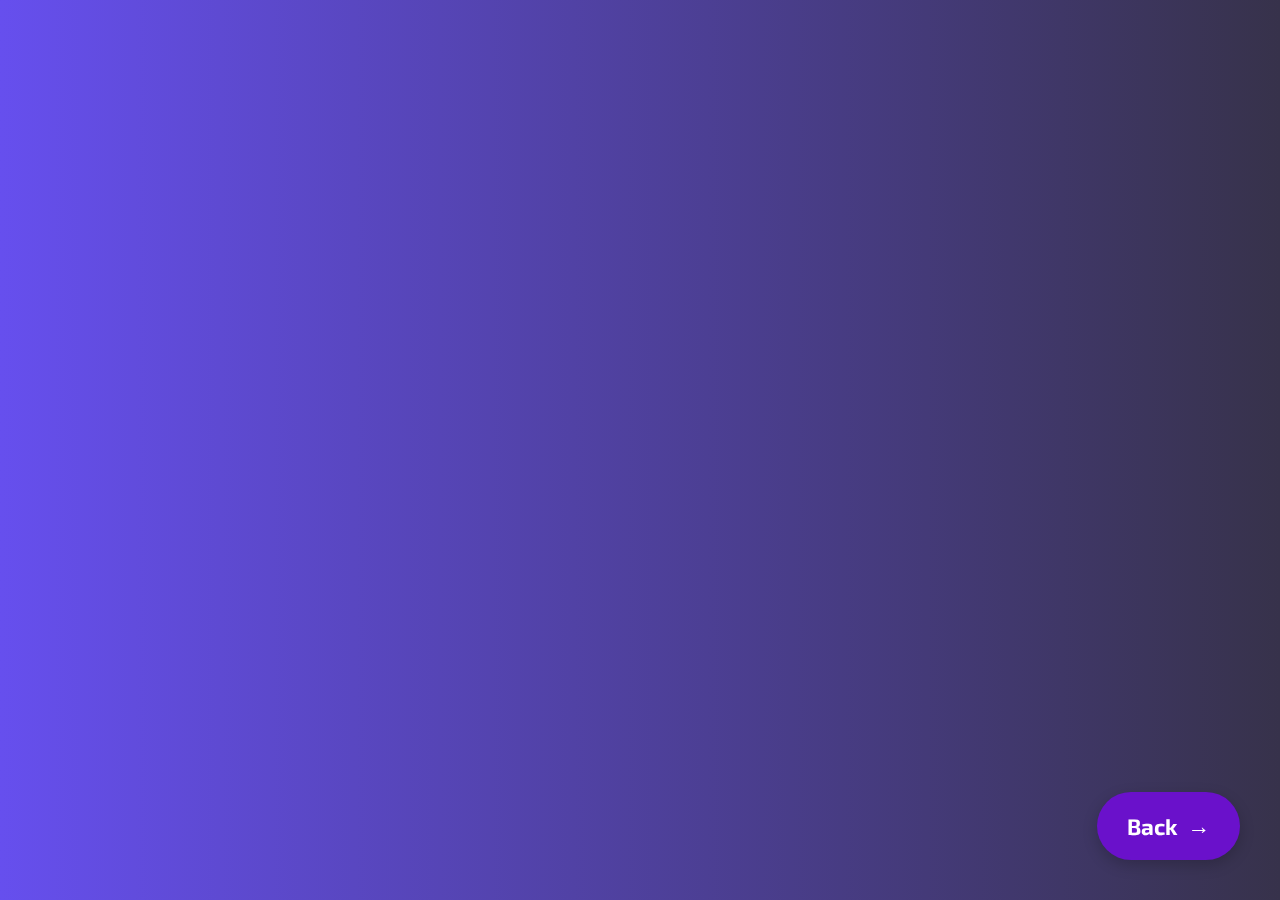
<file: About/index.html>
<!DOCTYPE html>
<html lang="id">
<head>
    <meta charset="UTF-8">
    <meta name="viewport" content="width=device-width, initial-scale=1.0">
    <meta http-equiv="X-UA-Compatible" content="ie=edge">
    <title>About Me</title>
    <link rel="stylesheet" href="style.css">
</head>
<body>
    <div class="container">
        <div class="card">
            <div class="about-section">
                <h1>About Me</h1>
                <p>
                    Hello! I am a web developer and UI/UX design enthusiast. With a passion for technology, I always try to provide innovative solutions in every project I work on.
                </p>
            </div>

            <div class="content">
                <div class="profile">
                    <h2>Zawindra Rafif</h2>
                    <p>I have learning experience in website development using HTML, CSS, as well as creating Web UI/UX design.</p>
                </div>

                <div class="skills">
                    <h2>Skill</h2>
                    <ul>
                        <li>Web Development</li>
                        <li>UI/UX Design</li>
                        <li>Adobe</li>
                        <li>Front-end developer</li>
                        <li>Multimedia</li>
                    </ul>
                </div>

                <div class="contact">
                    <h2>My Contacts</h2>
                    <p>Email: email@zawindra.com</p>
                    <p>LinkedIn: linkedin.com/zawindra</p>
                    <p>Github: github.com/Zawindra</p>
                </div>
            </div>
        </div>
    </div>

    <!-- Tombol Beralih Halaman -->
    <a href="/zaw's-portfolio/index.html" class="floating-button">Back</a>
</body>
</html>
</file>
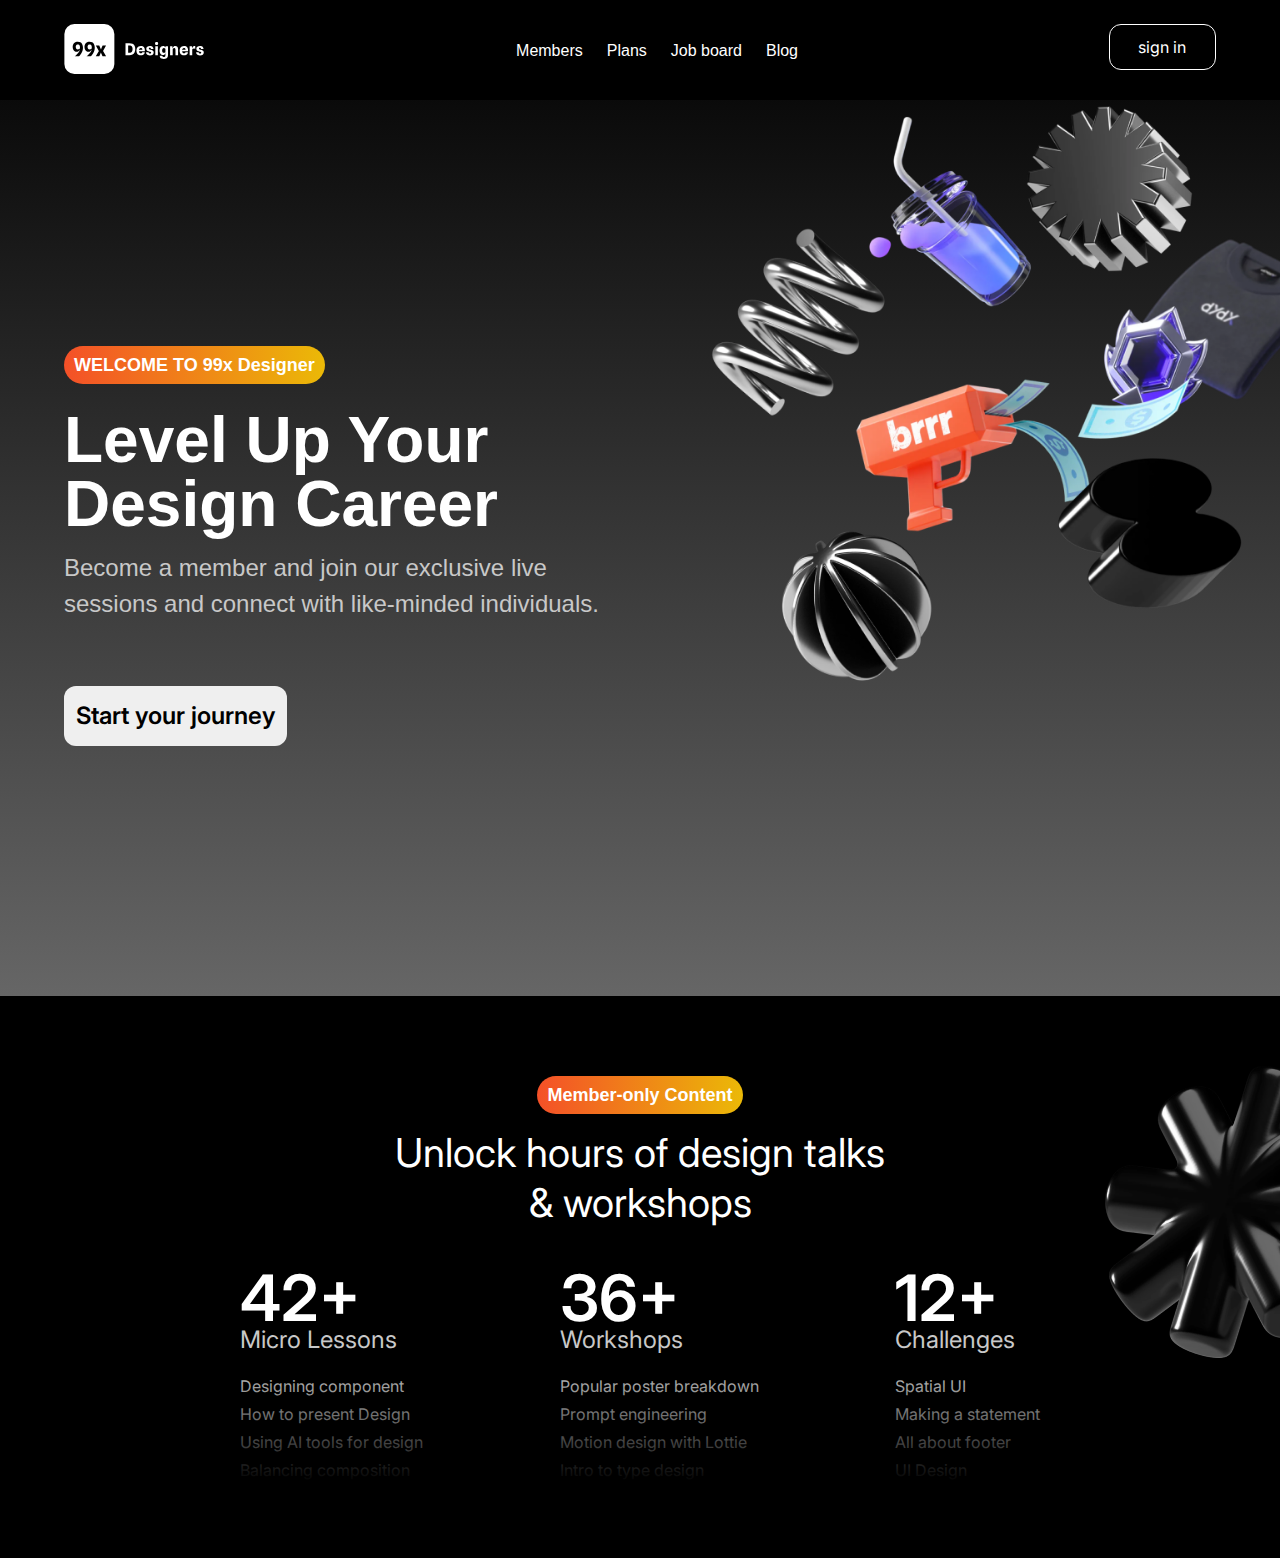
<file: Designers-web/index.html>
<!DOCTYPE html>
<html lang="en">

<head>
    <meta charset="UTF-8">
    <meta name="viewport" content="width=device-width, initial-scale=1.0">
    <title>Designers</title>
    <link rel="stylesheet" href="./reset.css">
    <link rel="stylesheet" href="./style.css">
    <link rel="preconnect" href="https://fonts.googleapis.com">
    <link rel="preconnect" href="https://fonts.gstatic.com" crossorigin>
    <link
        href="https://fonts.googleapis.com/css2?family=Barlow:ital,wght@0,100;0,200;0,300;0,400;0,500;0,600;0,700;0,800;0,900;1,100;1,200;1,300;1,400;1,500;1,600;1,700;1,800;1,900&family=Instrument+Serif:ital@0;1&family=Inter:wght@100..900&display=swap"
        rel="stylesheet">
</head>

<body>
    <nav>
        <div>
            <img class="logo" src="./image/LOGO.svg" alt="logo">
        </div>
        <ul class="menu">
            <li>
                <a href="">Members</a>
            </li>
            <li>
                <a href="">Plans</a>
            </li>
            <li>
                <a href="">Job board</a>
            </li>
            <li>
                <a href="">Blog</a>
            </li>
        </ul>
        <button class="signin">sign in</button>
        <img class="hamburger" src="./image/hamburger.svg" alt="">
    </nav>

    <section class="hero">
        <div class="left">
            <p class="eyebrow">WELCOME TO 99x Designer</p>
            <h1>Level Up Your <br> Design Career</h1>
            <p class="p2">Become a member and join our exclusive live <br> sessions and connect with like-minded
                individuals.</p>
            <button class="start">Start your journey</button>
        </div>

        <div class="right">
            <img src="./image/3D images.png" alt="">
        </div>
    </section>

    <section class="stats">
        <p class="eyebrow">Member-only Content</p>
        <h2>Unlock hours of design talks & workshops</h2>

        <div class="stats-list">

            <div class="stats-item">
                <p class="number">42+</p>
                <p class="p2">Micro Lessons</p>
                <ul class="text-gray">
                    <li>Designing component</li>
                    <li>How to present Design</li>
                    <li>Using AI tools for design</li>
                    <li>Balancing composition</li>
                    <li class="shader"></li>
                </ul>
            </div>
            <div class="stats-item">
                <p class="number">36+</p>
                <p class="p2">Workshops</p>
                <ul class="text-gray">
                    <li>Popular poster breakdown</li>
                    <li>Prompt engineering</li>
                    <li>Motion design with Lottie</li>
                    <li>Intro to type design</li>
                    <li class="shader"></li>
                </ul>
            </div>
            <div class="stats-item">
                <p class="number">12+</p>
                <p class="p2">Challenges</p>
                <ul class="text-gray">
                    <li>Spatial UI</li>
                    <li>Making a statement</li>
                    <li>All about footer</li>
                    <li>UI Design</li>
                    <li class="shader"></li>
                </ul>
            </div>
            <img src="./image/grafis-2.png" alt="">

        </div>
    </section>
</body>

</html>
</file>
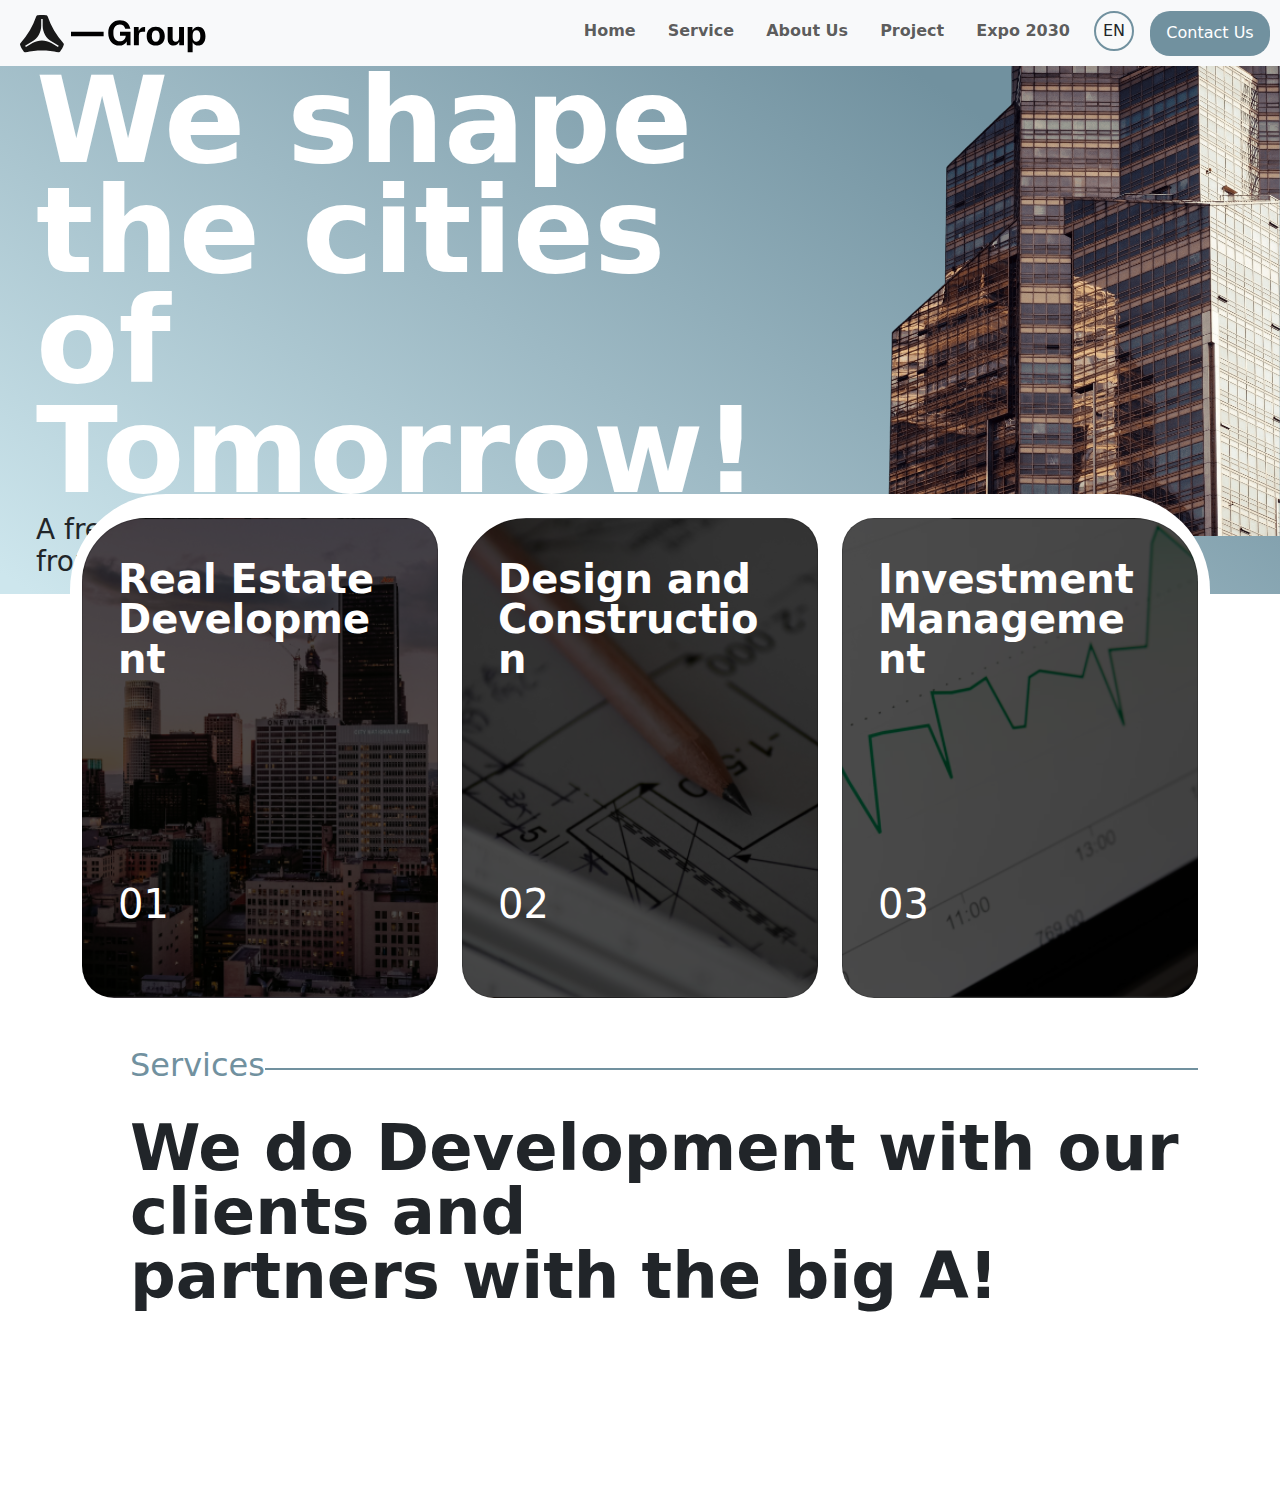
<file: Group-web/index.html>
<!doctype html>
<html lang="en">

<head>
    <meta charset="utf-8">
    <meta name="viewport" content="width=device-width, initial-scale=1">
    <title>Bootstrap demo</title>
    <link href="https://cdn.jsdelivr.net/npm/bootstrap@5.3.3/dist/css/bootstrap.min.css" rel="stylesheet"
        integrity="sha384-QWTKZyjpPEjISv5WaRU9OFeRpok6YctnYmDr5pNlyT2bRjXh0JMhjY6hW+ALEwIH" crossorigin="anonymous">
    <link rel="stylesheet" href="./style.css">
</head>

<body>

    <main>
        <section id="navbar">
            <nav class="navbar navbar-expand-lg bg-body-tertiary row">
                <div class="container-fluid">
                    <a class="navbar-brand" href="#">
                        <img src="./image/logo (1).svg " alt="" id="logo">
                    </a>
                    <button class="navbar-toggler" type="button" data-bs-toggle="collapse"
                        data-bs-target="#navbarSupportedContent" aria-controls="navbarSupportedContent"
                        aria-expanded="false" aria-label="Toggle navigation">
                        <span class="navbar-toggler-icon"></span>
                    </button>
                    <div class="collapse navbar-collapse flex-grow-0" id="navbarSupportedContent">
                        <ul class="navbar-nav me-auto mb-2 mb-lg-0 gap-3 fw-bolder">
                            <li class="nav-item">
                                <a class="nav-link" aria-current="page" href="#">Home</a>
                            </li>
                            <li class="nav-item">
                                <a class="nav-link" aria-current="page" href="#">Service</a>
                            </li>
                                <a class="nav-link " aria-current="page" href="#">About Us</a>
                            </li>
                            <li class="nav-item">
                                <a class="nav-link"  aria-current="page"href="#">Project</a>
                            </li>
                            <li class="nav-item">
                                <a class="nav-link"  aria-current="page"href="#">Expo 2030</a>
                            </li>
                            <div class="dropdown">
                                <button class="btn" type="button" data-bs-toggle="dropdown" aria-expanded="false">
                                  EN
                                </button>
                                <ul class="dropdown-menu">
                                  <li><a class="dropdown-item" href="#">IDN</a></li>
                                  <li><a class="dropdown-item" href="#">AR</a></li>
                                  <li><a class="dropdown-item" href="#">EN</a></li>
                                </ul>
                              </div>
                              <form class="d-flex" role="search">
                                <button id="contact-us" class="" type="submit">Contact Us</button>
                            </form>
                        </ul>

                        
                    </div>
                </div>
            </nav>
        </section>
        <section id="hero">
            <div class="row">
                <div class="col-md-8 align-content-center px-5">
                    <h1 class="title fw-bolder">We shape the cities of Tomorrow!</h1>
                    <p id="p-1">
                        A fresh approach on the dynamics of development: <br> from Real Estate to Investments.
                    </p>
                </div>

                <div class="building col-md-4">
                    <img src="./image/image-of-building-transparent.png" alt="" width="100%">
                </div>
            </div>
        </section>
        <section class="bigCard container "
            style="position: relative; top: -100px; height: 900px; background-color: white;">
            <div class="cards">
                <div class="card cardOne">
                    <h2 class="tema">Real Estate <br> Development</h2>
                    <p class="number">01</p>
                </div>
                <div class="card cardTwo">
                    <h2 class="tema">Design and Construction</h2>
                    <p class="number">02</p>
                </div>
                <div class="card cardThree">
                    <h2 class="tema">Investment Management</h2>
                    <p class="number">03</p>
                </div>
            </div>
            <br>
            <br>
            <div class="services" style="margin-bottom: 50px;">
                <div class="servicesHeader d-flex align-items-center" style="padding-left: 48px;">
                    <h2 style="color: rgba(113, 145, 159, 1);">Services</h2>
                    <div class="line"></div>
                </div>
                <br>

                <h3 id="last" style="padding-left: 48px;">We do Development with our clients and <br> partners with the
                    big A!</h3>
            </div>
        </section>

    </main>
    <script src="https://cdn.jsdelivr.net/npm/bootstrap@5.3.3/dist/js/bootstrap.bundle.min.js"
        integrity="sha384-YvpcrYf0tY3lHB60NNkmXc5s9fDVZLESaAA55NDzOxhy9GkcIdslK1eN7N6jIeHz"
        crossorigin="anonymous"></script>
</body>

</html>
</file>
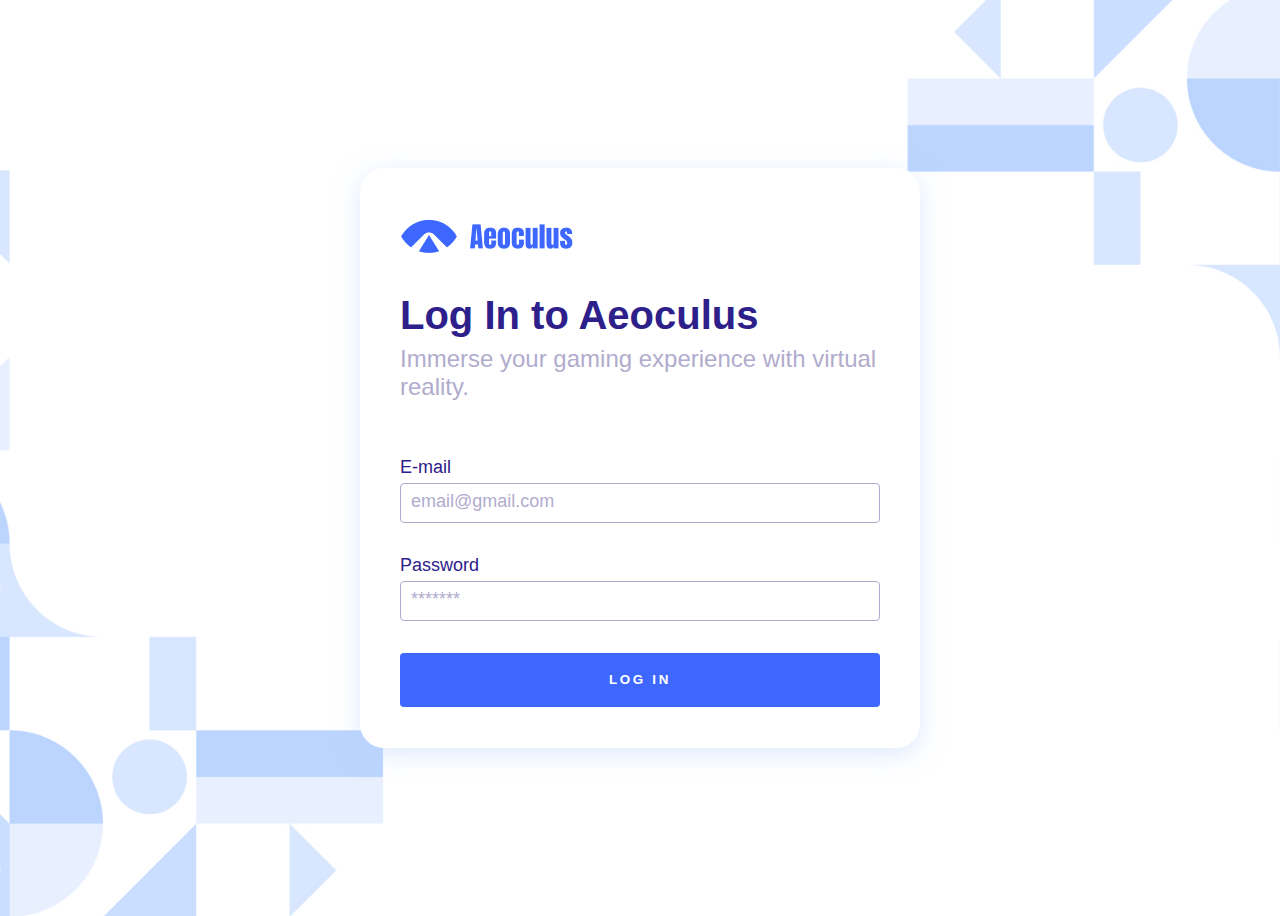
<file: pekanan-2/index.html>
<!DOCTYPE html>
<html lang="en">
	<head>
		<meta charset="UTF-8" />
		<meta name="viewport" content="width=device-width, initial-scale=1.0" />
		<title>Aeoculus</title>
		<link rel="stylesheet" href="style.css" />
	</head>
	<body>
		<main class="konten">
			<div class="card">

			<div class="imgContainer">
					<img src="./image/Logo grup.jpg" alt="Aeoculus Logo" />
			</div>

				<h1 class="title">Log In to Aeoculus</h1>
				<p class="text">Immerse your gaming experience with virtual reality.</p>

		<form action="#" method="get">

			<div class="email">
					<label for="email" class="labelLogin">E-mail</label>
                    <br />
					<input type="email" name="email" id="email" class="inputLogin" placeholder="email@gmail.com" />
			</div>

			<div class="password">
					<label for="password" class="labelLogin">Password</label>
                    <br />
					<input type="password" name="password" id="password" class="inputLogin" placeholder="*******" />
			</div>

					<button class="endLogin">Log In</button>
		</form>
			</div>
		</main>
	</body>
</html>
</file>
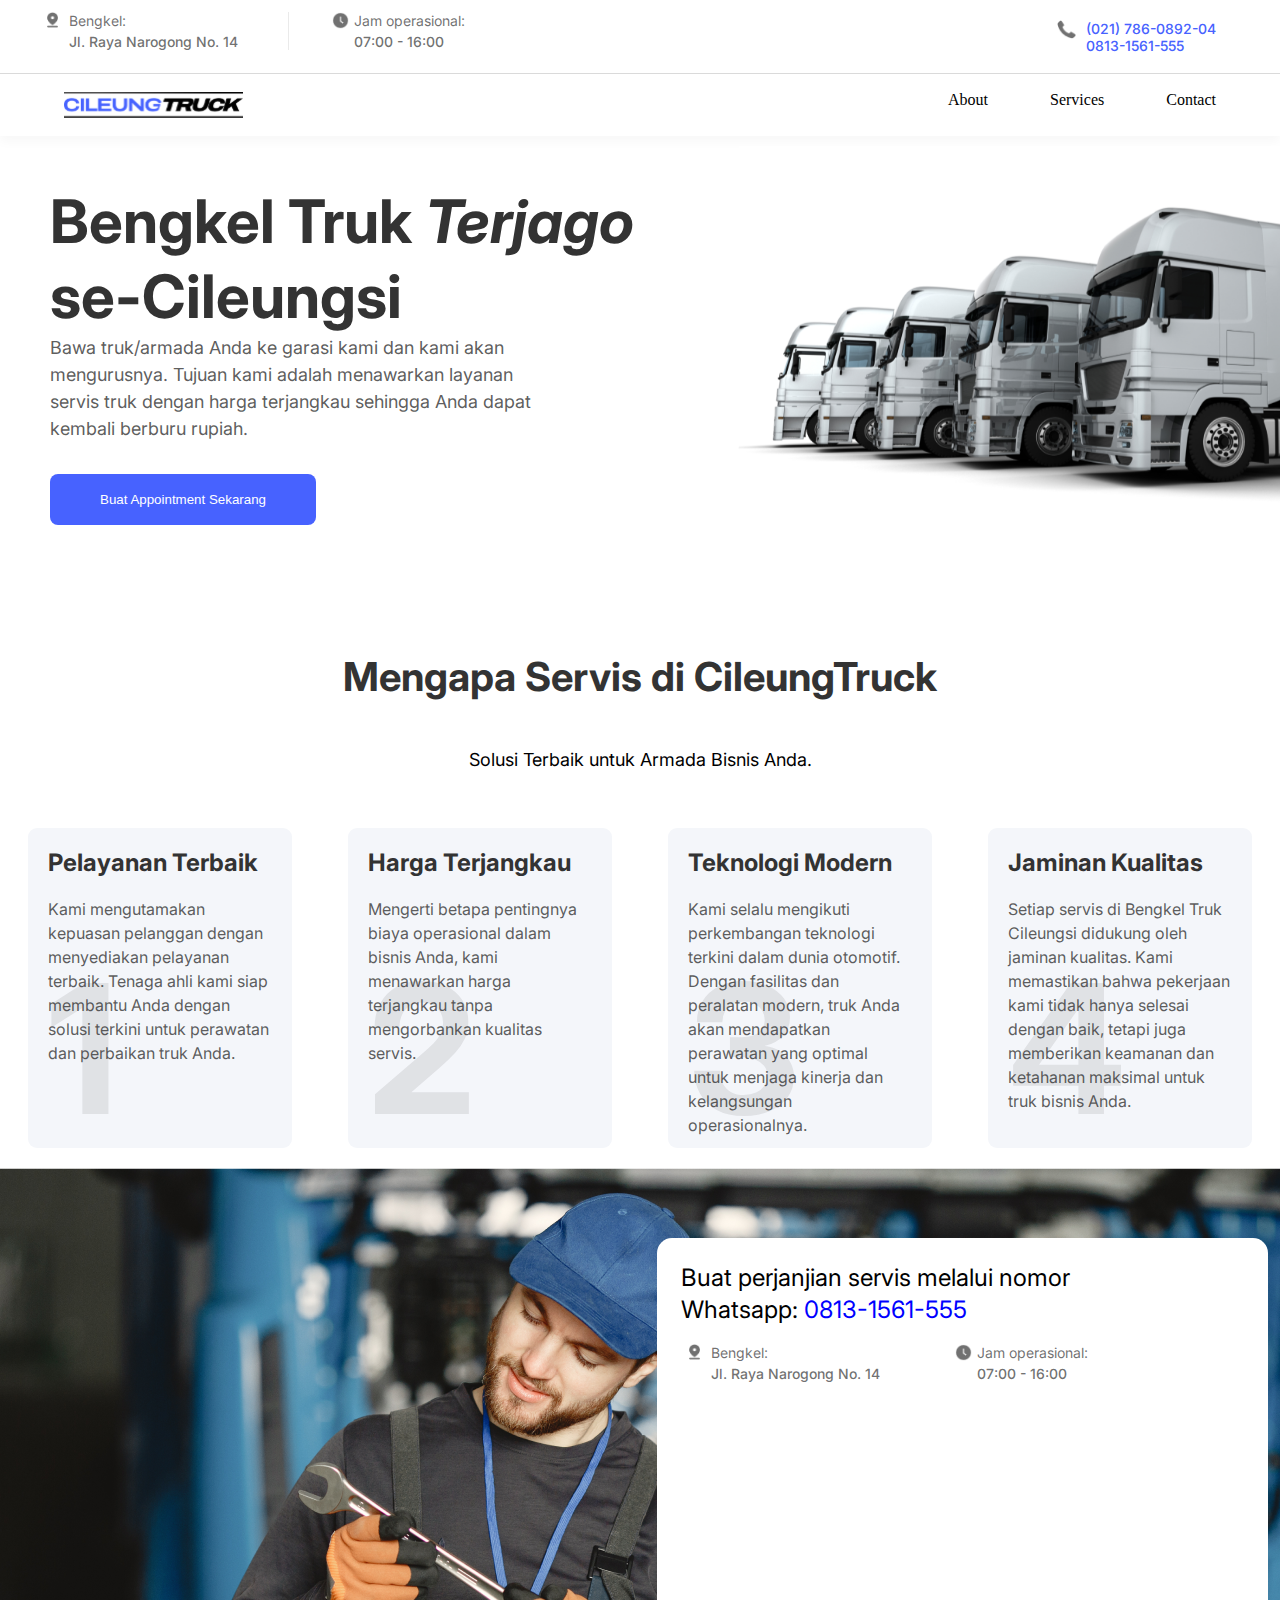
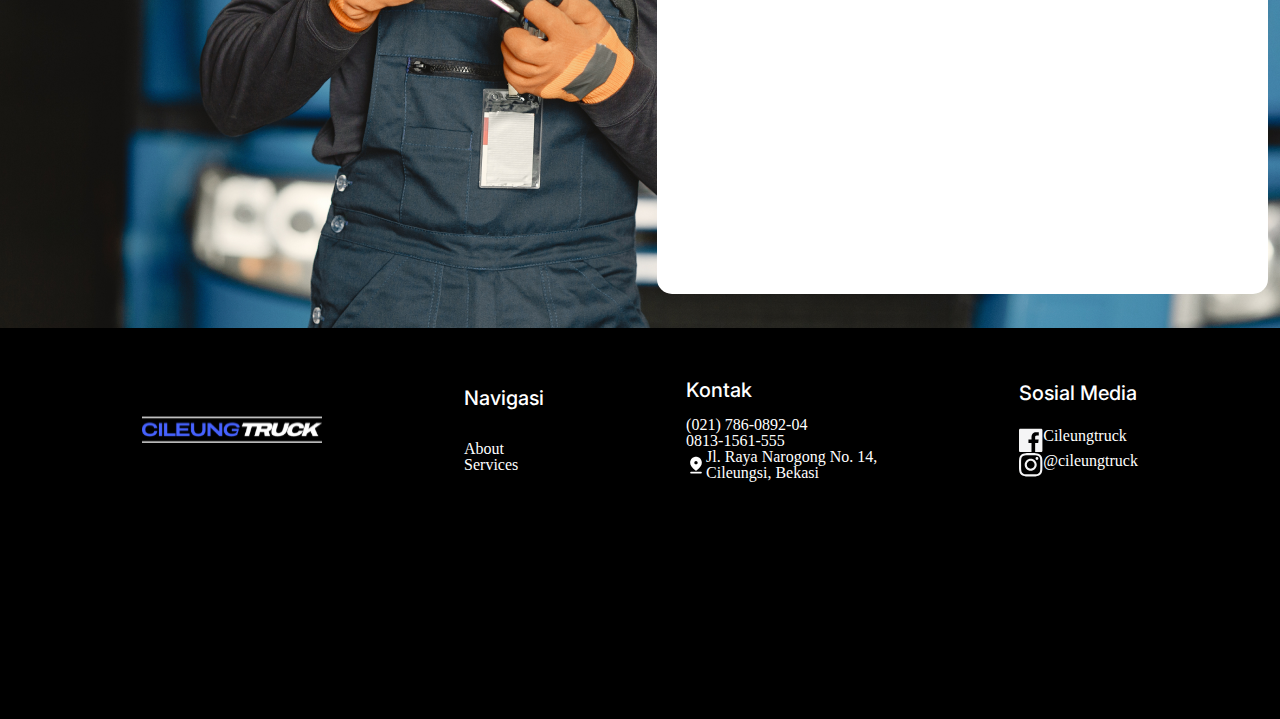
<file: pekanan-3/index.html>
<!DOCTYPE html>
<html lang="en">

<head>
    <meta charset="UTF-8" />
    <meta name="viewport" content="width=device-width, initial-scale=1.0" />
    <title>Document</title>
    <link rel="stylesheet" href="reset.css" />
    <link rel="stylesheet" href="style.css" />
    <link rel="preconnect" href="https://fonts.googleapis.com" />
    <link rel="preconnect" href="https://fonts.gstatic.com" crossorigin />
    <link href="https://fonts.googleapis.com/css2?family=Inter:wght@100..900&display=swap" rel="stylesheet" />
</head>

<body>
    <nav>
        <div class="uppernav">
            <div class="leftsidenav">
                <div class="location">
                    <ul class="textlocation">
                        <li>Bengkel:</li>
                        <li>Jl. Raya Narogong No. 14</li>
                    </ul>
                    <img src="image/Vector.png" alt="location logo" />
                </div>

                <div class="clock">
                    <ul class="textlocation">
                        <li>Jam operasional:</li>
                        <li>07:00 - 16:00</li>
                    </ul>
                    <img src="image/icon-clock.png" alt="clock logo" />
                </div>
            </div>

            <div class="tlp">
                <img src="image/icon-phone.png" alt="telephone logo" />
                <ul>
                    <li>(021) 786-0892-04</li>
                    <li>0813-1561-555</li>
                </ul>
            </div>
        </div>
        <div class="lowernav">
            <img src="image/logo-cileungtruck 1.svg" alt="Logo of Product" />
            <ul>
                <li>About</li>
                <li>Services</li>
                <li>Contact</li>
            </ul>
            <div id="hamburgermenu">
                <img src="image/hamburger.svg" alt="hamburger menu" />
            </div>
        </div>
    </nav>
    <section class="hero">
        <div class="first">
            <div class="textfirst">
                <div>
                    <h1>Bengkel Truk <span>Terjago</span> se-Cileungsi</h1>
                </div>
                <div>
                    <p>
                        Bawa truk/armada Anda ke garasi kami dan kami akan mengurusnya.
                        Tujuan kami adalah menawarkan layanan servis truk dengan harga
                        terjangkau sehingga Anda dapat kembali berburu rupiah.
                    </p>
                </div>
            </div>
            <button>Buat Appointment Sekarang</button>
        </div>
        <div class="second"><img src="image/hero image.png" alt="" /></div>
    </section>
    <section class="stats">
        <div class="upperservice">
            <h2 class="service">Mengapa Servis di CileungTruck</h2>
            <br>
            <br>
            <br>
            <p>Solusi Terbaik untuk Armada Bisnis Anda.</p>
        </div>
        <div class="mainstats">
            <div>
                <h2>Pelayanan Terbaik</h2>
                <p>
                    Kami mengutamakan kepuasan pelanggan dengan menyediakan pelayanan
                    terbaik. Tenaga ahli kami siap membantu Anda dengan solusi terkini
                    untuk perawatan dan perbaikan truk Anda.
                </p>
                <span>1</span>
            </div>
            <div>
                <h2>Harga Terjangkau</h2>
                <p>
                    Mengerti betapa pentingnya biaya operasional dalam bisnis Anda, kami
                    menawarkan harga terjangkau tanpa mengorbankan kualitas servis.
                </p>
                <span>2</span>
            </div>
            <div>
                <h2>Teknologi Modern</h2>
                <p>
                    Kami selalu mengikuti perkembangan teknologi terkini dalam dunia
                    otomotif. Dengan fasilitas dan peralatan modern, truk Anda akan
                    mendapatkan perawatan yang optimal untuk menjaga kinerja dan
                    kelangsungan operasionalnya.
                </p>
                <span>3</span>
            </div>
            <div>
                <h2>Jaminan Kualitas</h2>
                <p>
                    Setiap servis di Bengkel Truk Cileungsi didukung oleh jaminan
                    kualitas. Kami memastikan bahwa pekerjaan kami tidak hanya selesai
                    dengan baik, tetapi juga memberikan keamanan dan ketahanan maksimal
                    untuk truk bisnis Anda.
                </p>
                <span>4</span>
            </div>
        </div>
    </section>
    <section class="backgroundimage">
        <div class="card-2"></div>
        <div class="card">
            <div class="cardupper"></div>
            <div class="uppercard">
                <div class="teks">
                    <h3>Buat perjanjian servis melalui nomor Whatsapp: <span>0813-1561-555</span></h3>
                </div>
                <div class="locationandclock">
                    <div class="leftsidenav">
                        <div class="location">
                            <ul class="textlocation">
                                <li>Bengkel:</li>
                                <li>Jl. Raya Narogong No. 14</li>
                            </ul>
                            <img src="image/Vector.png" alt="location logo" />
                        </div>

                        <div class="clock">
                            <ul class="textlocation">
                                <li>Jam operasional:</li>
                                <li>07:00 - 16:00</li>
                            </ul>
                            <img src="image/icon-clock.png" alt="clock logo" />
                        </div>
                    </div>
                    <div class="iframe1">
                        <iframe
                            src="https://www.google.com/maps/embed?pb=!1m18!1m12!1m3!1d3965.480411837667!2d106.9807573!3d-6.331749299999999!2m3!1f0!2f0!3f0!3m2!1i1024!2i768!4f13.1!3m3!1m2!1s0x2e699389004d6321%3A0x3a68e07d4c61d89e!2sBENGKEL%20TRUK%20DAN%20ALAT%20BERAT%20FREEDOM%20TEKNIK!5e0!3m2!1sen!2sid!4v1709942721550!5m2!1sen!2sid"
                            width="600" height="450" style="border:0;" allowfullscreen="" loading="lazy"
                            referrerpolicy="no-referrer-when-downgrade"></iframe>
                    </div>
                </div>
    </section>
    <footer class="last">
        <div class="upperlast">
            <div><img src="image/logo-cileungtruck-white 1.svg" alt="logo"></div>
            <div class="navigasi">
                <h3>Navigasi</h3>
                <ul>
                    <li>About</li>
                    <li>Services</li>
                </ul>
            </div>
            <div class="kontak">
                <h3>Kontak </h3>
                <ul>
                    <li>(021) 786-0892-04</li>
                    <li>0813-1561-555</li>
                    <li><img src="image/ic_round-pin-drop.svg" alt="">Jl. Raya Narogong No. 14, <br>Cileungsi, Bekasi
                    </li>
                </ul>
            </div>
            <div class="sosialmedia">
                <h3>Sosial Media</h3>
                <ul>
                    <li><img src="image/Facebook.svg" alt="">Cileungtruck</li>
                    <li><img src="image/Instagram-black.svg" alt="">@cileungtruck</li>
                </ul>
            </div>
        </div>
    </footer>
</body>

</html>
</file>
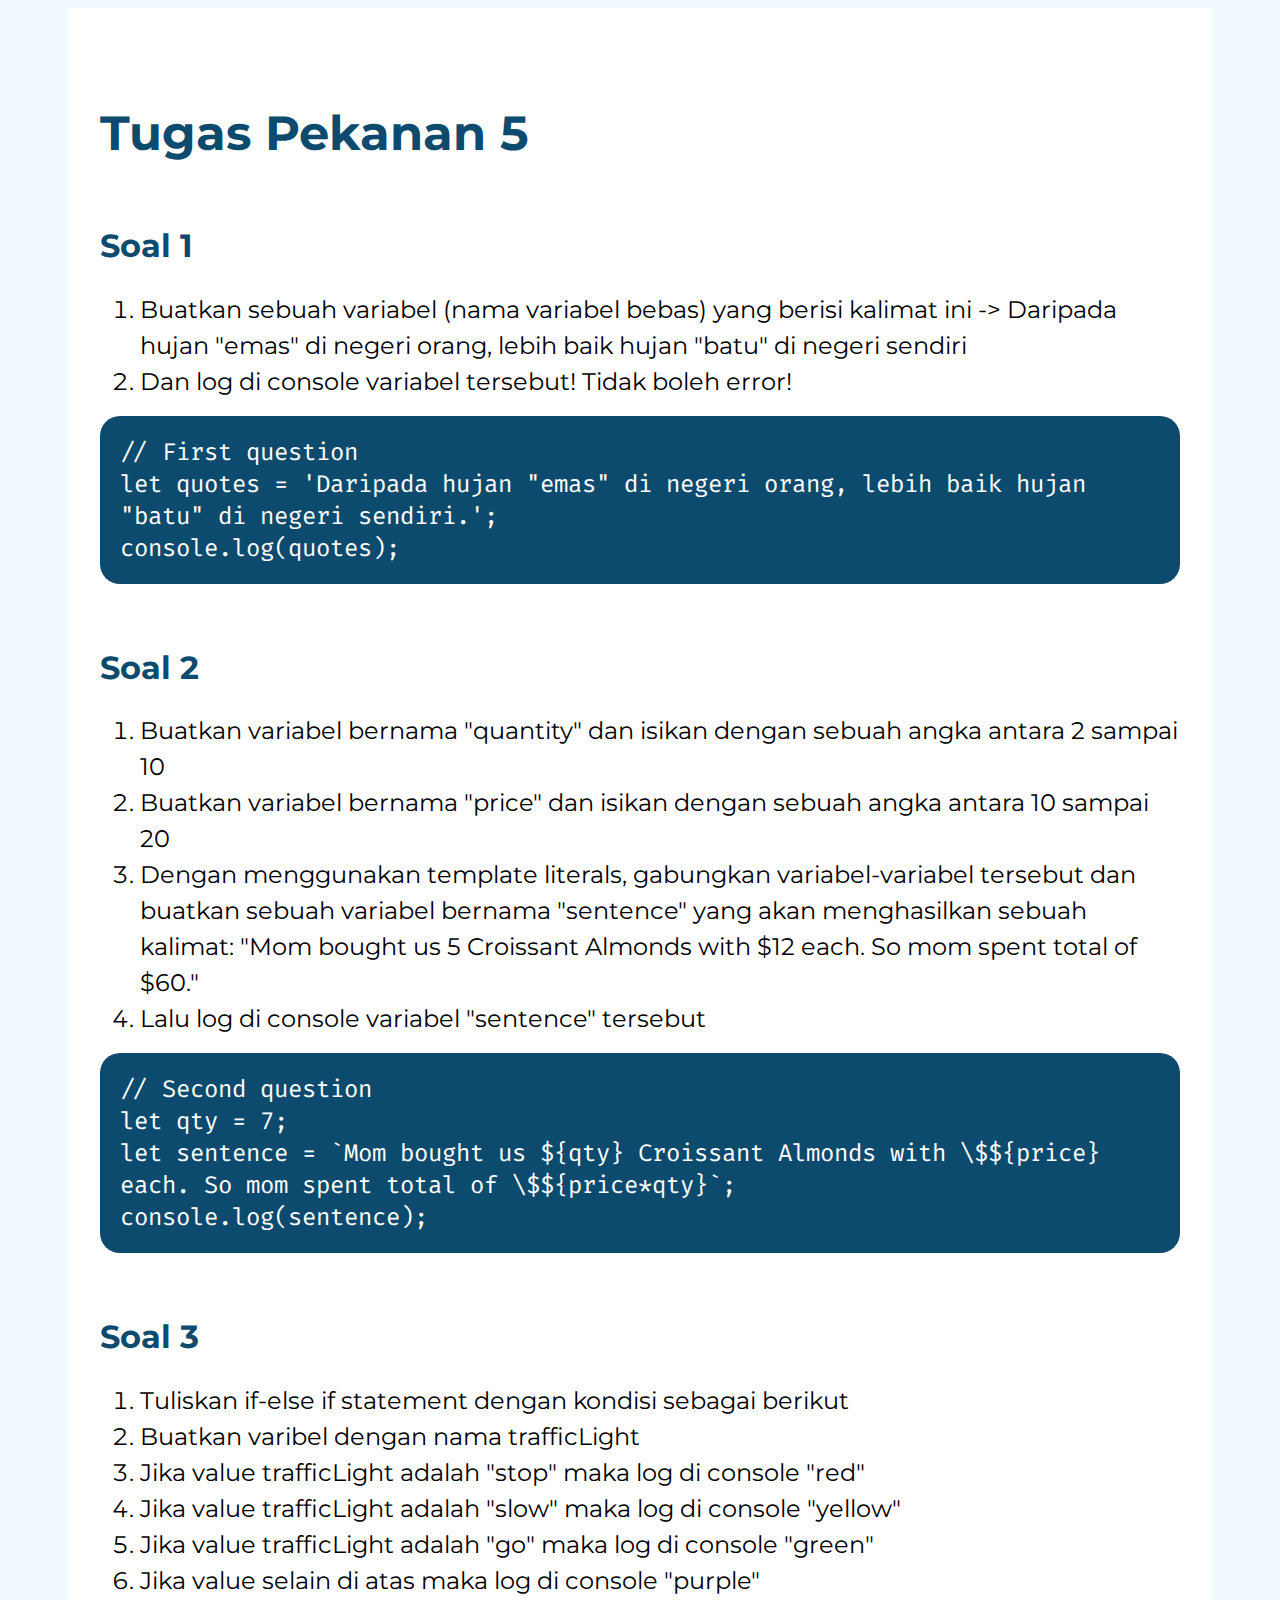
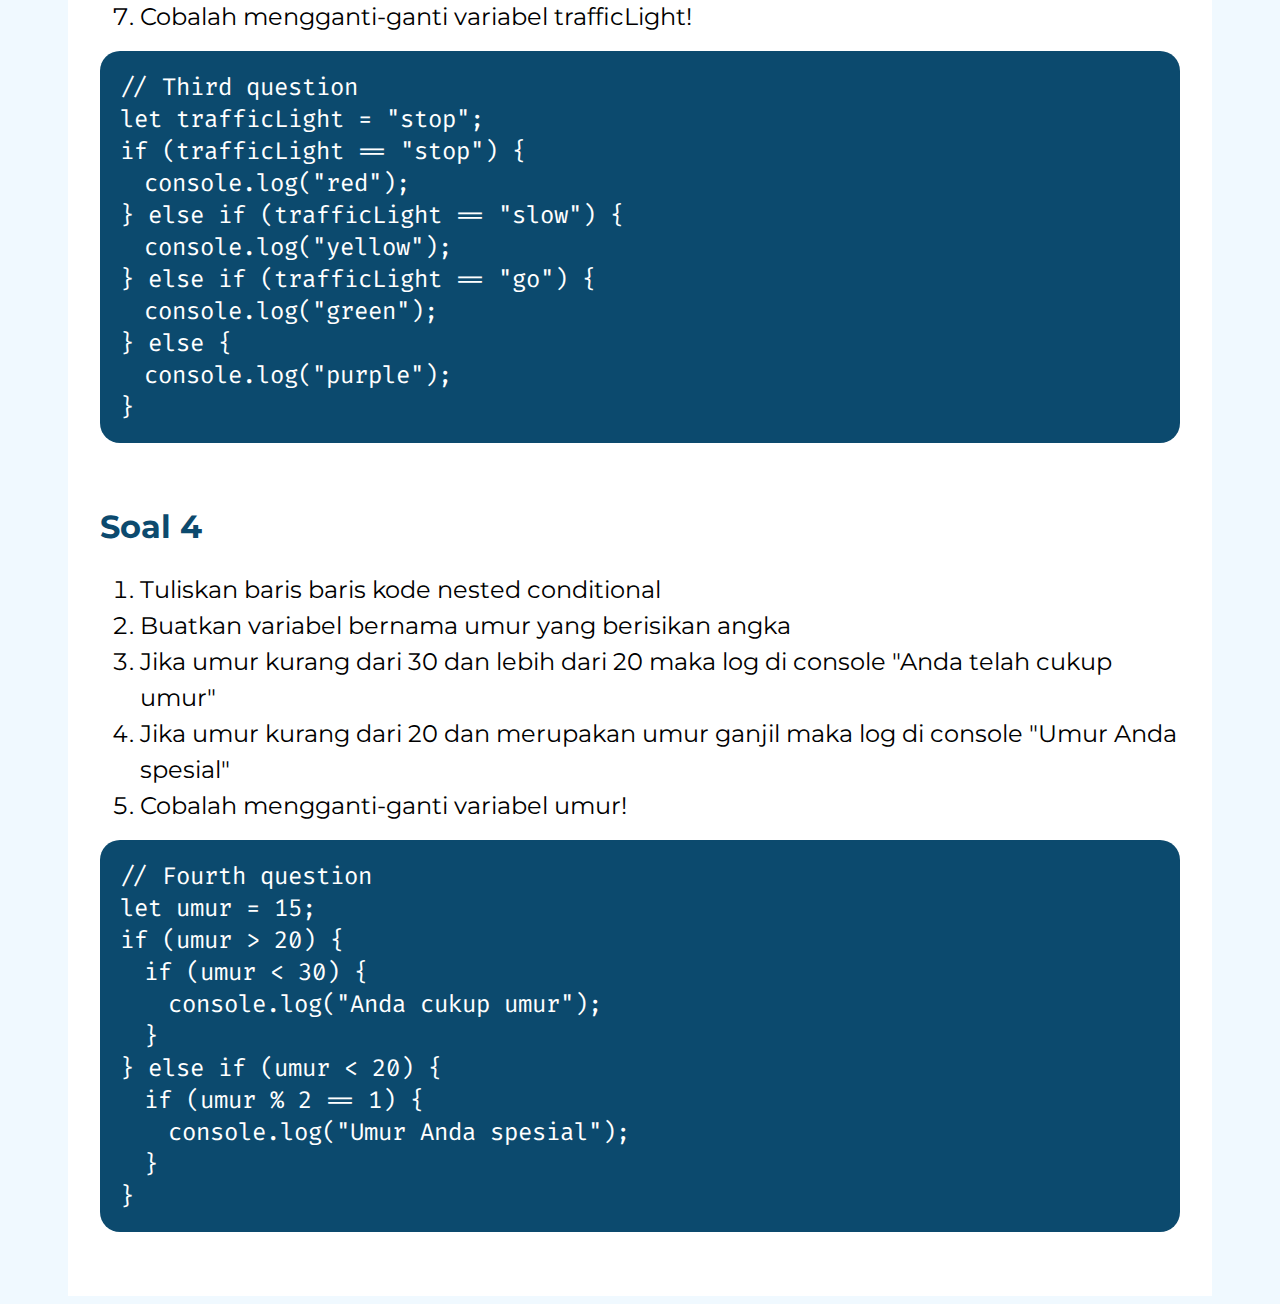
<file: pekanan-5/index.html>
<!DOCTYPE html>
<html lang="en">
	<head>
		<meta charset="UTF-8" />
		<meta name="viewport" content="width=device-width, initial-scale=1.0" />
		<title>Document</title>
		<link rel="stylesheet" href="style.css" />
	</head>
	<body>
		<main>
			<h1>Tugas Pekanan 5</h1>
			<h2>Soal 1</h2>
			<ol>
				<li>Buatkan sebuah variabel (nama variabel bebas) yang berisi kalimat ini -> Daripada hujan "emas" di negeri orang, lebih baik hujan "batu" di negeri sendiri</li>
				<li>Dan log di console variabel tersebut! Tidak boleh error!</li>
			</ol>
			<div class="code">
				<code>// First question</code>
				<code>let quotes = 'Daripada hujan "emas" di negeri orang, lebih baik hujan "batu" di negeri sendiri.';</code>
				<code>console.log(quotes);</code>
			</div>

			<h2>Soal 2</h2>
			<ol>
				<li>Buatkan variabel bernama "quantity" dan isikan dengan sebuah angka antara 2 sampai 10</li>
				<li>Buatkan variabel bernama "price" dan isikan dengan sebuah angka antara 10 sampai 20</li>
				<li>Dengan menggunakan template literals, gabungkan variabel-variabel tersebut dan buatkan sebuah variabel bernama "sentence" yang akan menghasilkan sebuah kalimat: "Mom bought us 5 Croissant Almonds with $12 each. So mom spent total of $60."</li>
				<li>Lalu log di console variabel "sentence" tersebut</li>
			</ol>
			<div class="code">
				<code>// Second question</code>
				<code>let qty = 7;</code>
				<code>let sentence = `Mom bought us ${qty} Croissant Almonds with \$${price} each. So mom spent total of \$${price*qty}`;</code>
				<code>console.log(sentence);</code>
			</div>

			<h2>Soal 3</h2>
			<ol>
				<li>Tuliskan if-else if statement dengan kondisi sebagai berikut</li>
				<li>Buatkan varibel dengan nama trafficLight</li>
				<li>Jika value trafficLight adalah "stop" maka log di console "red"</li>
				<li>Jika value trafficLight adalah "slow" maka log di console "yellow"</li>
				<li>Jika value trafficLight adalah "go" maka log di console "green"</li>
				<li>Jika value selain di atas maka log di console "purple"</li>
				<li>Cobalah mengganti-ganti variabel trafficLight!</li>
			</ol>
			<div class="code">
				<code>// Third question</code>
				<code>let trafficLight = "stop";</code>
				<code>if (trafficLight == "stop") {</code>
				<code>&emsp;console.log("red");</code>
				<code>} else if (trafficLight == "slow") {</code>
				<code>&emsp;console.log("yellow");</code>
				<code>} else if (trafficLight == "go") {</code>
				<code>&emsp;console.log("green");</code>
				<code>} else {</code>
				<code>&emsp;console.log("purple");</code>
				<code>}</code>
			</div>

			<h2>Soal 4</h2>
			<ol>
				<li>Tuliskan baris baris kode nested conditional</li>
				<li>Buatkan variabel bernama umur yang berisikan angka</li>
				<li>Jika umur kurang dari 30 dan lebih dari 20 maka log di console "Anda telah cukup umur"</li>
				<li>Jika umur kurang dari 20 dan merupakan umur ganjil maka log di console "Umur Anda spesial"</li>
				<li>Cobalah mengganti-ganti variabel umur!</li>
			</ol>
			<div class="code">
				<code>// Fourth question</code>
				<code>let umur = 15;</code>
				<code>if (umur > 20) {</code>
				<code>&emsp;if (umur < 30) {</code>
				<code>&emsp;&emsp;console.log("Anda cukup umur");</code>
				<code>&emsp;}</code>
				<code>} else if (umur < 20) {</code>
				<code>&emsp;if (umur % 2 == 1) {</code>
				<code>&emsp;&emsp;console.log("Umur Anda spesial");</code>
				<code>&emsp;}
				<code>}</code>
			</div>
		</main>
		<script src="script.js"></script>
	</body>
</html>
</file>
<file: About/style.css>
@import url('https://fonts.googleapis.com/css2?family=Bodoni+Moda:ital,opsz,wght@0,6..96,400..900;1,6..96,400..900&family=Exo+2:ital,wght@0,100..900;1,100..900&family=Montserrat:ital,wght@0,100..900;1,100..900&display=swap');

* {
    margin: 0;
    padding: 0;
    box-sizing: border-box;
    font-family: 'exo 2', sans-serif;
    font-weight: bold;
}

body {
    background: linear-gradient(to right, #664fee, #37324b);
    color: #333;
    height: 100vh;
    display: flex;
    justify-content: center;
    align-items: center;
    font-family: 'bodoni moda';
    scroll-behavior: smooth;
}

.container {
    display: flex;
    justify-content: center;
    align-items: center;
    height: 100%;
    animation: fadeIn 2s ease;
}

.card {
    background-color: #fff;
    border-radius: 15px;
    padding: 30px;
    box-shadow: 0 5px 15px rgba(0, 0, 0, 0.1);
    width: 600px;
    max-width: 100%;
    animation: slideUp 1s ease forwards;
    transform: translateY(50px);
    opacity: 0;
}

@keyframes fadeIn {
    0% { opacity: 0; }
    100% { opacity: 1; }
}

@keyframes slideUp {
    0% {
        opacity: 0;
        transform: translateY(50px);
    }
    100% {
        opacity: 1;
        transform: translateY(0);
    }
}

.about-section {
    text-align: center;
    margin-bottom: 40px;
}

.about-section h1 {
    font-size: 2.5em;
    color: #6a11cb;
    margin-bottom: 10px;
    animation: textFadeIn 1.5s ease;
}

.about-section p {
    font-size: 1.1em;
    color: #555;
    margin-top: 10px;
}

.profile, .skills, .contact {
    margin-bottom: 20px;
}

@keyframes scaleIn {
    0% {
        transform: scale(0);
    }
    100% {
        transform: scale(1);
    }
}

.profile h2, .skills h2, .contact h2 {
    color: #2575fc;
    margin-bottom: 15px;
}

.profile p, .skills ul, .contact p {
    color: #555;
    font-size: 1em;
}

.skills ul {
    list-style: none;
}

.skills li {
    margin-bottom: 10px;
    position: relative;
    padding-left: 20px;
}

.skills li::before {
    content: "✔";
    color: #6a11cb;
    position: absolute;
    left: 0;
    top: 0;
    font-size: 1.2em;
}

.contact p {
    margin-bottom: 10px;
}

/* Tombol Beralih Halaman di luar card */
.floating-button {
    position: fixed;
    bottom: 40px;
    right: 40px;
    background-color: #6a11cb;
    color: #fff;
    padding: 20px 30px;
    border-radius: 50px;
    text-decoration: none;
    font-size: 1.4em;
    box-shadow: 0 5px 15px rgba(0, 0, 0, 0.2);
    transition: all 0.3s ease;
    display: flex;
    align-items: center;
}

.floating-button:hover {
    background-color: #2575fc;
    box-shadow: 0 10px 20px rgba(0, 0, 0, 0.3);
    transform: translateY(-5px);
}

/* Animasi Ikon Panah */
.floating-button::after {
    content: "→";
    margin-left: 10px;
    transition: margin-left 0.3s ease;
}

.floating-button:hover::after {
    margin-left: 15px;
}

@media (max-width: 768px) {
    .card {
        width: 90%;
        padding: 20px;
    }
}
</file>
<file: Designers-web/style.css>
body {
    font-family: "Inter", sans-serif;
}

nav {
    display: flex;
    flex-direction: row;
    justify-content: space-between;
    background: black;
    padding: 24px 64px;
    box-sizing: border-box;
    position: fixed;
    width: 100%;
    z-index: 99;
}

.logo {
    height: 50px;
}

.menu {
    display: flex;
    color: white;
    gap: 24px;
    align-items: center;
}

a {
    font-family: sans-serif;
    text-decoration: none;
    color: white;
    
}

button {
    border-radius: 12px;
    padding: 12px 12px;
    border: none;
    font-size: medium;

}

.signin {
    border: 1px solid white;
    font-family: "Inter", sans-serif;
    background-color: black;
    color: white;
    width: 107px;
    height: 46px;
    border-radius: 12px;
}

ul {
    font-family: "Inter", sans-serif;
}

.hamburger {
    display: none;
}

.left {
    flex: 1;
    padding: 0px 64px 0px 64px;
    color: white;
    font-family: sans-serif;
    display: flex;
    flex-direction: column;
    justify-content: center;
    gap: 14px;
}

.right {
    flex: 1;
}

.right img {
    width: 100%;

}

.hero {
    display: flex;
    flex: 1;
    height: 100vh;
    background: linear-gradient(180deg, #000000 0%, #666666 100%);
    padding-top: 96px;
}

.eyebrow {
    background: linear-gradient(90deg, #F45028 0%, #EBB907 100%);
    font-family: "Inter", sans-serif;
    padding: 10px;
    width: fit-content;
    border-radius: 100px;
    font-family: sans-serif;
    font-weight: 600;
    font-size: 18px;
    line-height: 18px;
}

.p2 {
    color: #C8C8C8;
    margin-bottom: 10px;
    font-size: 24px;
    font-weight: 400;
    line-height: 36px;
}

.start {
    width: fit-content;
    font-weight: 600;
    font-size: 24px;
    line-height: 36px;
    font-family: "Inter", sans-serif;
    margin-top: 40px;
}

.stats {
    background-color: black;
    color: white;
    padding: 80px 0px;
    display: flex;
    flex-direction: column;
    align-items: center;
    gap: 14px;
    position: relative;
}

h1 {
    color: white;
    font-size: 64px;
    margin-top: 10px;
    font-weight: 600;
    line-height: 64px;
}

h2 {
    font-size: 40px;
    line-height: 1.25;
    text-align: center;
    max-width: 520px;
}

.number {
    font-size: 64px;
    line-height: 48px;
    font-weight: 600;
}

.body-text {
    color: white;
}

.text-gray {
    color: #C8C8C8;
}

.stats-item ul {
    display: flex;
    flex-direction: column;
    gap: 12px;
    margin-top: 20px;
    position: relative;
}

.stats-list {
    display: flex;
    width: 100%;
    max-width: 800px;
    justify-content: space-between;
    margin-top: 32px;
}

.shader {
    background: linear-gradient(180deg, rgba(0, 0, 0, 0) 0%, #000000 100%);
    width: 100%;
    height: 120px;
    position: absolute;
    bottom: -5px;
}

.stats img {
    position: absolute;
    right: 0;
    top: 70px;
}

@media (max-width: 640px) {

    .menu, .signin {
        display: none;
    }

.hamburger {
display: flex;
}

nav {
    padding: 35px;
}

.hero {
    flex-direction: column-reverse;
    padding-top: 300px;
}
.left {
    padding: 32px 24px;
}

.stats-list {
    flex-direction: column;
    align-items: center;
    gap: 55px;
    text-align: center;
}

}
</file>
<file: Group-web/style.css>
#contact-us {
    border-radius: 20px;
    border: none;
    background: rgba(113, 145, 159, 1);
    height: 45px;
    width: 120px;
    color: white;
    margin-right: 10px;
}

#logo {
    margin-left: 20px;
}

#hero {
    background: linear-gradient(33.66deg, #CDE6ED 1.55%, #9DB9C4 43.94%, #71919F 82.01%);
}

.title {
    font-size: 120px;
    font-weight: 700px;
    line-height: 110px;
    text-align: left;
    color: white;
}

#p-1 {
    font-size: 28px;
    font-weight: 400;
    line-height: 32px;
    text-align: left;
}

.bigCard {
    border-radius: 96px 96px 32px 32px;
}

.cards {
    display: flex;
    justify-content: center;
    gap: 24px;
    padding-top: 24px;
}

.card {
    width: 400px;
    height: 480px;
    background-color: #71919F;
}

.cardOne {
    background: linear-gradient(#000000b2, #000000b2), url(./image/image\ 5.png) center / cover;
    border-radius: 64px 32px 32px 32px;
}

.cardTwo {
    background: linear-gradient(#000000b2, #000000b2), url(./image/image\ 4.png) center / cover;
    border-radius: 64px 32px 32px 32px;
}

.cardThree {
    background: linear-gradient(#000000b2, #000000b2), url(./image/image\ 6.png) center / cover;
    border-radius: 32px 64px 32px 32px;
}

.tema {
    font-size: 40px;
    font-weight: 700;
    line-height: 40px;
    text-align: left;
    color: rgba(255, 255, 255, 1);
    width: 304px;
    height: 60.86px;
    gap: 0px;
    opacity: 0px;
    padding-top: 40px;
    padding-left: 35px;
}

.number {
    color: rgba(255, 255, 255, 1);
    font-size: 40px;
    font-weight: 300;
    line-height: 32px;
    text-align: left;
    width: 304px;
    height: 60.86px;
    gap: 0px;
    opacity: 0px;
    padding-top: 300px;
    padding-left: 35px;
}

#last {
    font-size: 64px;
    font-weight: 700;
    line-height: 64px;
    text-align: left;
    
}

.line {
    border-bottom: 2px solid black;
    border-color: rgba(113, 145, 159, 1);
    height: 2px;
    width: 100%;
}

.btn {
    border-radius: 1000px;
    height: 40px;
    width: 40px;
    display: flex;
    justify-content: center;
    border: #71919F solid 2px;
}
</file>
<file: pekanan-2/style.css>
body {
	background-image: url("./image/bg.jpg");
	background-size: cover;
	background-position: center;
	font-family: "Instrument Sans", Arial, Helvetica, sans-serif;
	background-color: #edf6ff;
}
@import url("https://fonts.googleapis.com/css2?family=Instrument+Sans:ital,wght@0,400..700;1,400..700&display=swap");

.konten {
	height: 100vh;
	display: flex;
	justify-content: center;
	align-items: center;
}

.card {
	width: 480px;
	height: 500px;
	border-radius: 24px;
	padding: 40px;
	background-color: white;
	box-shadow: 0px 6px 25px 0px #bbd5ff80;
}

.title {
	font-size: 40px;
	font-weight: 700;
	color: #2d208a;
	margin-top: 24px;
}

.text {
	margin: -20px 0 56px;
	font-weight: 400;
	font-size: 24px;
	color: #b1accd;
}

.labelLogin {
	font-size: 18px;
	font-weight: 500;
	color: #2d208a;
}

.inputLogin {
	margin: 5px 0 32px;
	width: 458px;
	height: 18px;
	border-radius: 4px;
	border: 1px solid #b1accd;
	padding: 10px;
	transition: all 0.1s;
}

.inputLogin::placeholder {
	font-size: 18px;
	color: #b1accd;
}

.inputLogin:focus {
	outline: 2px solid #3d67ff;
}

.endLogin {
	width: 480px;
	height: 54px;
	border: none;
	text-transform: uppercase;
	background-color: #3d67ff;
	border-radius: 4px;
	letter-spacing: 0.2em;
	font-weight: 600;
	color: white;
	transition: all 0.3s;
	cursor: pointer;
}

.endLogin:hover {
	background-color: #413980;
}
</file>
<file: pekanan-3/style.css>
* {
    margin: 0;
    padding: 0;
    box-sizing: border-box;
}

.uppernav {
    width: 100%;
    background: rgba(255, 255, 255, 1);
    border-bottom: 1px solid rgba(206, 206, 206, 0.76);
    display: flex;
    justify-content: space-between;
    align-items: center;
    gap: 18px;
    height: 74px;
    padding: 12px 64px;
}

.location ul li:nth-of-type(1) {
    font-family: "Inter";
    font-size: 14px;
    font-weight: 400;
    line-height: 17px;
    letter-spacing: 0px;
    text-align: left;
    color: rgba(51, 51, 51, 0.7);
}

.location ul li:nth-of-type(2) {
    font-family: "Inter";
    font-size: 14px;
    font-weight: 500;
    line-height: 17px;
    letter-spacing: 0px;
    text-align: left;
    color: rgba(51, 51, 51, 0.7);
}

.location img {
    width: 11.67px;
    height: 16.67px;
    top: 1.67px;
    left: 4.17px;
    margin-right: 3px;
    
}

.clock ul li:nth-of-type(1) {
    font-family: "Inter";
    font-size: 14px;
    font-weight: 400;
    line-height: 17px;
    letter-spacing: 0px;
    text-align: left;
    color: rgba(51, 51, 51, 0.7);
}

.clock ul li:nth-of-type(2) {
    font-family: "Inter";
    font-size: 14px;
    font-weight: 500;
    line-height: 17px;
    letter-spacing: 0px;
    text-align: left;
    color: rgba(51, 51, 51, 0.7);
}

.clock img {
    width: 17.5px;
    height: 17.5px;
    top: 1.25px;
    left: 1.25px;
    margin-right: 5px;
}

.location {
    display: flex;
    flex-direction: row-reverse;
    width: 195px;
    height: 38px;
    gap: 8px;
    justify-content: flex-start;
    padding-right: 50px;
    border-right: 1px solid rgba(51, 51, 51, 0.1);
    white-space: nowrap;
}

.clock {
    display: flex;
    flex-direction: row-reverse;
}

.leftsidenav {
    width: 371px;
    height: 50px;
    gap: 18px;
    display: flex;
    justify-content: space-between;
    margin-left: 30px;
}

.textlocation {
    display: flex;
    flex-direction: column;
    gap: 4px;
}

.leftsidenav {
    display: flex;
    flex-direction: row;
}

.tlp {
    display: flex;
    color: rgba(71, 98, 255, 1);
    font-family: "Inter";
    font-size: 14px;
    font-weight: 500;
    line-height: 17px;
    letter-spacing: 0px;
    text-align: left;
}

.tlp img {
    width: 20px;
    height: 20px;
    padding: 0.65px 0.49px 0.83px 0.59px;
    margin-right: 10px;
}

.tlp ul {
    gap: 4px;
}

.lowernav {
    box-shadow: 0px 6px 10px 0px rgba(0, 0, 0, 0.03);
    background: rgba(255, 255, 255, 1);
    display: flex;
    justify-content: space-between;
    flex-direction: row;
    width: 100%;
    height: 61.8px;
    padding: 18px 64px;
}

.lowernav ul {
    display: flex;
    justify-content: space-between;
    flex-direction: row;
    width: 268px;
    height: 19px;
    gap: 46px;
}

.first h1 {
    font-family: "Inter";
    font-size: 60px;
    font-weight: 700;
    line-height: 75px;
    letter-spacing: 0em;
    text-align: left;
    color: rgba(51, 51, 51, 1);
    width: 635.1px;
    height: 150px;
}

.first h1 span {
    font-style: italic;
}

.first p {
    font-family: "Inter";
    font-size: 18px;
    font-weight: 400;
    line-height: 27px;
    letter-spacing: 0em;
    text-align: left;
    color: rgba(51, 51, 51, 0.8);
    width: 496px;
    height: 108px;
}

.hero button {
    width: 266px;
    height: 55px;
    padding: 18px 24px;
    border-radius: 8px;
    gap: 10px;
    border: none;
    background: rgba(71, 98, 255, 1);
    color: white;
}

.first {
    flex: 1;
    display: flex;
    justify-content: center;
    flex-direction: column;
    padding: 50px;
    width: 763.1px;
    height: 361px;
    gap: 32px;
}

.hero {
    display: flex;
    align-items: center;
}

.second {
    flex: 1;
}

.hero img {
    flex: 1;
    width: 100%;
}

.textfirst {
    width: 635.1px;
    height: 274px;
    gap: 16px;
}

.mainstats div {
    display: flex;
    flex-direction: column;
    width: 224px;
    height: 233px;
    gap: 12px;
}

#hamburgermenu {
    display: none;
}

.mainstats div {
    width: 264px;
    height: 320px;
    padding: 20px;
    border-radius: 9px;
    gap: 20px;
    background: rgba(244, 246, 250, 1);
}

.stats {
    padding: 80px 0px;
    display: flex;
    flex-direction: column;
    width: 1, 440px;
    height: 531px;
    padding: 48px, 32px;
    gap: 33px;
}

.mainstats span {
    font-family: "Inter";
    font-size: 180px;
    font-weight: 700;
    line-height: 198px;
    letter-spacing: 0em;
    text-align: left;
    position: absolute;
    bottom: 0;
    color: rgba(51, 51, 51, 0.1);
}

.upperservice {
    display: flex;
    align-items: center;
    flex-direction: column;
    margin-bottom: 24px;
}

.upperservice p {
    font-family: Inter;
    font-size: 18px;
    font-weight: 400;
    line-height: 22px;
    letter-spacing: 0em;
    text-align: center;
}

.service {
    width: 632px;
    height: 48px;
    font-family: Inter;
    font-size: 40px;
    font-weight: 700;
    line-height: 48px;
    letter-spacing: 0em;
    text-align: center;
    color: rgba(51, 51, 51, 1);
}

.mainstats h2 {
    width: 208px;
    height: 29px;
    font-family: "Inter";
    font-size: 24px;
    font-weight: 700;
    line-height: 29px;
    letter-spacing: 0em;
    text-align: left;
    white-space: nowrap;
    color: rgba(51, 51, 51, 1);
}

.mainstats p {
    width: 224px;
    height: 168px;
    font-family: Inter;
    font-size: 16px;
    font-weight: 400;
    line-height: 24px;
    letter-spacing: 0em;
    text-align: left;
    color: rgba(51, 51, 51, 0.8);
}

.mainstats {
    display: flex;
    justify-content: space-around;
    flex-direction: row;
}

.mainstats div {
    position: relative;
}

.backgroundimage {
    width: 100%;
    height: 795.85px;
    gap: 10px;
    margin: 64px 0px;
    background-image: url(image/image-mekanik-truk.png);
    display: flex;
    justify-content: space-around;
    align-items: center;
    gap: 10px;
}

.card-2 {
    width: 611px;
    height: 655.85px;
}

.card {
    width: 611px;
    height: 655.85px;
    border-radius: 15px;
    background: rgba(255, 255, 255, 1);
}

.uppercard {
    display: flex;
    justify-content: flex-start;
    flex-direction: column;
    width: 611px;
    height: 168px;
    padding: 24px;
    gap: 18px;
}

.cardupper {
    display: flex;
    flex-direction: column;
}

.locationandclock {
    padding: 0px 24px;
    gap: 0px;
}

.card h3 {
    font-family: "Inter";
    font-size: 24px;
    font-weight: 400;
    line-height: 32px;
    letter-spacing: 0em;
    text-align: left;
}

.uppercard .leftsidenav .location {
    border-right: none;
}

.teks {
    width: 400px;
    height: 64px;
    color: rgba(0, 0, 0, 1);

}

.teks span {
    color: blue;
}

.uppercard .leftsidenav {
    width: 353px;
    height: 38px;
    gap: 18px;
    border-radius: 20px;
}

.uppercard iframe {
    border-radius: 20px;
    gap: 18px;
    /* margin-left: -20px;
  margin-top: 10px; */
    top: 0;
    bottom: 0;
    right: 0;
    left: 0;
    height: 450px;
    width: 100%;
}

.iframe1 {
    padding-top: 20px;
    position: relative;
    overflow: hidden;
}



@media (max-width: 640px) {
    .uppernav {
        display: none;
    }

    .lowernav ul {
        display: none;
    }

    #hamburgermenu {
        display: flex;
        justify-content: flex-end;
    }

    nav {
        flex-direction: row;
        display: flex;
        justify-content: space-between;
        padding: 24px;
    }

    .hero {
        flex-direction: column-reverse;
    }

    .first {
        width: 390px;
        height: auto;
        gap: 32px;
        display: flex;
        justify-content: space-around;
        align-items: flex-start;
    }

    .textfirst h1 {
        width: 500px;
    }

    .textfirst p {
        width: 300px;
        position: absolute;
        top: 1000px;
    }

    .teks {
        width: 300px;
    }

    .first button {
        margin-top: 200px;
    }

    .mainstats {
        flex-direction: column;
        align-items: center;
        gap: 32px;
    }

    .upperservice {
        gap: 12px;
    }

    .upperservice h2,
    p {
        width: 342px;
        height: 96px;
    }

    .backgroundimage {
        margin-top: 1300px;
        display: flex;
        justify-content: center;
    }

    .card {
        display: flex;
        justify-content: center;
        width: 342px;
        height: 523.07px;
        border-radius: 15px;
        margin-right: 100px;
    }

    .uppercard {
        width: 342px;
        height: 250px;
        padding: 24px;
        gap: 18px;
    }

    .uppercard iframe {
        width: 100%;
        height: 273.07px;
        margin-top: 70px;
    }

    .locationandclock {
        position: relative;
    }

    .leftsidenav {
        /* height: 88px;
    gap: 12px; */
        display: flex;
        flex-direction: column;
        align-items: flex-start;
        position: relative;
    }

    .leftsidenav {
        top: 20px;
    }

    .leftsidenav .clock {
        position: absolute;
        top: 45px;
        left: -40px;
    }

    .cardupper h3 {
        width: 210px;
        height: 96px;
    }

    .cardupper p {
        width: 294px;
        height: 88px;
    }

    .upperlast {
        display: flex;
        flex-direction: column;
    }
}

.last {
    width: 100%;
    height: 391px;
    top: 0;
    background-color: black;
    margin-top: -100px;
}

.upperlast {
    padding-top: 50px;
    color: white;
    display: flex;
    flex-direction: row;
    justify-content: space-evenly;
}

.kontak ul li:nth-of-type(3) {
    display: flex;
    flex-direction: row;

}

.sosialmedia ul li:nth-of-type(1) {
    display: flex;
    flex-direction: row;
    justify-content: flex-start;
}

.sosialmedia ul li:nth-of-type(2) {
    display: flex;
    flex-direction: row;
    justify-content: flex-start;
}


.upperlast h3 {
    font-family: "Inter";
    font-size: 20px;
    font-weight: 500;
    line-height: 24px;
    letter-spacing: 0px;
    text-align: left;
}

.upperlast div {
    display: flex;
    justify-content: space-around;
    flex-direction: column;
    gap: 15px;
}

.socialmedia {
    width: 143.41px;
    height: 60.83px;
    gap: 30px;
}
</file>
<file: pekanan-5/style.css>
@import url('https://fonts.googleapis.com/css2?family=Fira+Code:wght@300..700&family=Montserrat:ital,wght@0,100..900;1,100..900&display=swap');

body {
	background: #F0F9FF;
}

main {
	max-width: 1080px;
	margin: auto;
	padding: 64px 32px;
	font-family: "Montserrat", Arial, Helvetica, sans-serif;
	background: white;
}

h1, h2 {
	color: #0C4A6E;
}

h1 {
	font-size: 48px;
}

h2 {
	margin-top: 64px;
	font-size: 32px;
}

li {
	font-size: 24px;
	line-height: 1.5;
}

.code {
	padding: 20px;
	background: #0C4A6E;
	border-radius: 20px;

	code {
		color: white;
		font-size: 24px;
		font-weight: 400;
		font-family: "Fira Code", 'Courier New', Courier, monospace;
		display: block;
	}
}
</file>
